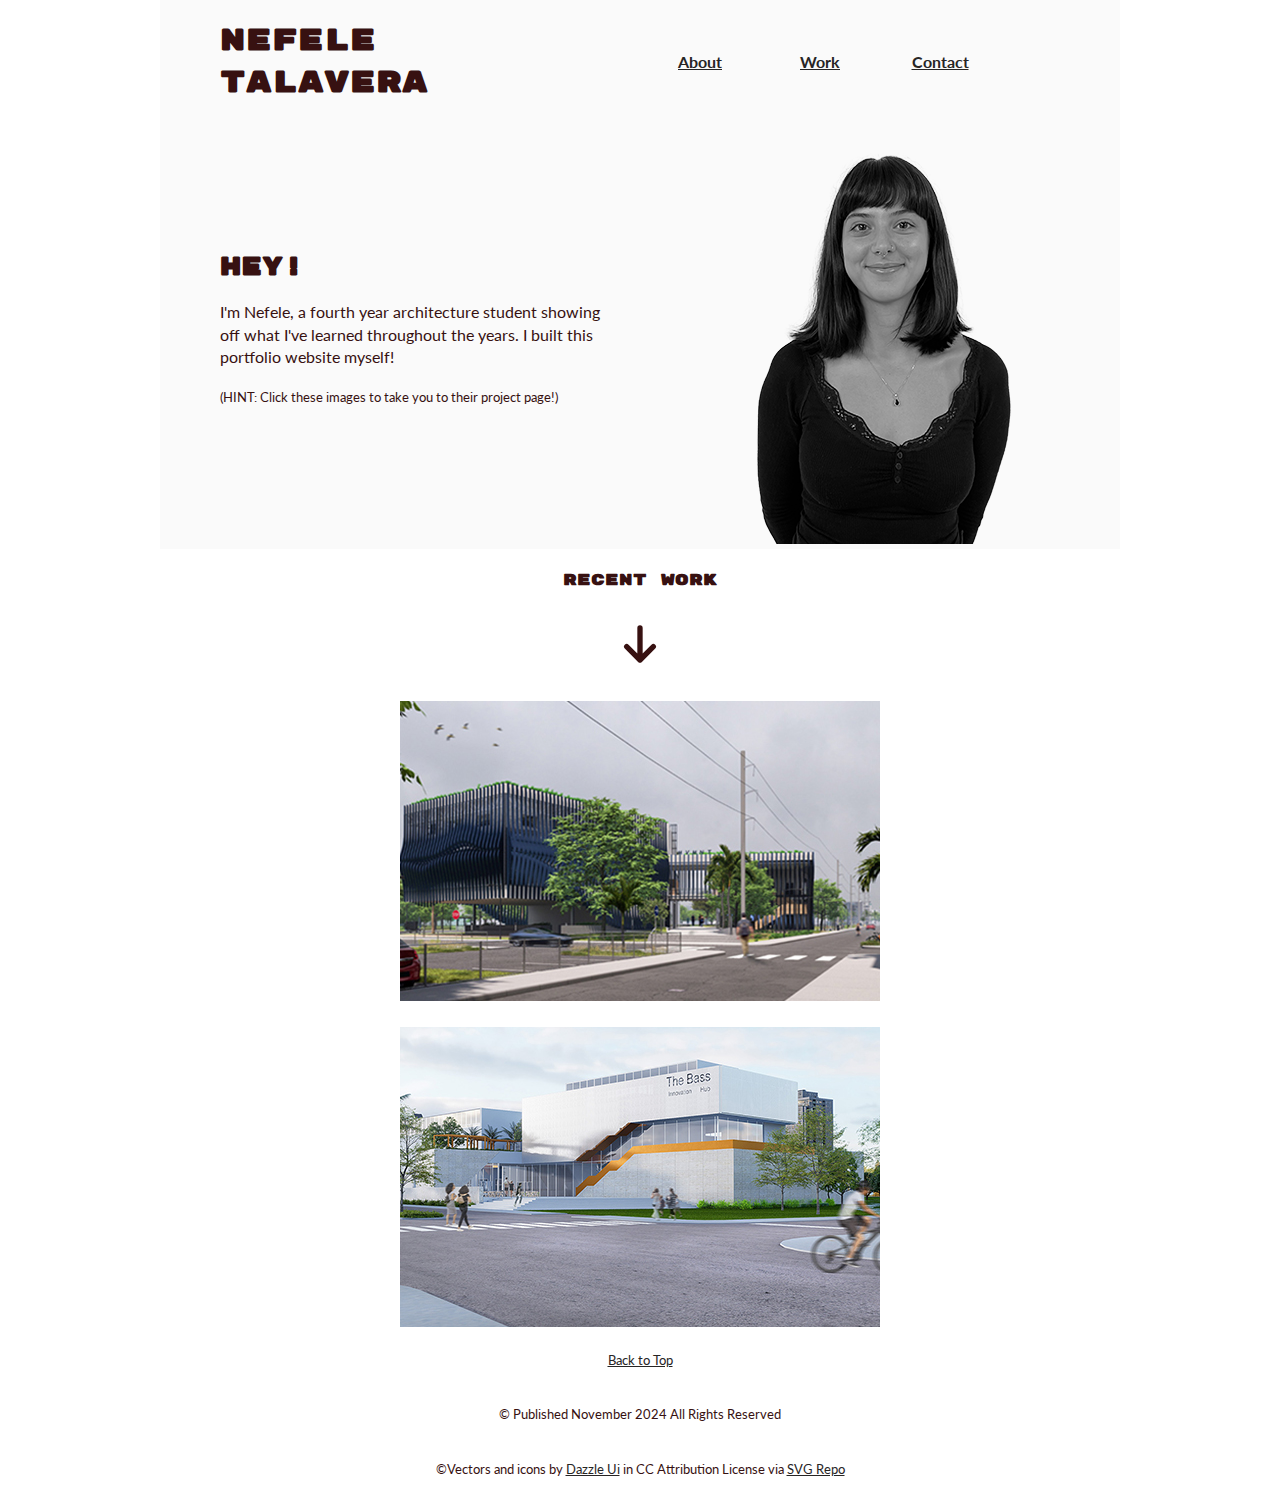
<file: index.html>
<!DOCTYPE html>
<html lang="en">
  <head>
    <meta charset="utf-8">
    <title>Nefele Talavera</title>
    <link href="css/style.css" rel="stylesheet">
  </head>

  <body id="box">
    <div class="navigation">
      <header>
        <h1>Nefele</h1>
        <h1>Talavera</h1>
      </header>

      <nav>
        <ul>
          <li><a href="about.html"><strong>About</strong></a></li>
          <li><a href="work.html"><strong>Work</strong></a></li>
          <li><a href="contact.html"><strong>Contact</strong></a></li>
        </ul>
      </nav>
    </div>

    <main>
      <section id="introduction">
        <div class="text">
          <h2>Hey!</h2>
          <p>I'm Nefele, a fourth year architecture student showing off what I've learned throughout the years. I built this portfolio website myself!</p>
          <p><small>(HINT: Click these images to take you to their project page!)</small></p>
        </div>
        <div class="image">
          <figure>
            <img src="images/nefele-headshot.png" alt="Nefele Headshot" title="Nefele Headshot">
          </figure>
        </div>
      </section>

      <section id="recent">
        <h3>Recent Work</h3>
        <figure>
          <a href="#recent">
            <img src="svg/arrow-sm-right-svgrepo-com.svg" alt="MVMNT Project - Exterior" title="MVMNT Project - Exterior">
          </a>
        </figure>
        <figure>
          <a href="mvmnt-project-new.html">
            <img src="images/mvmnt-exterior.jpg" alt="MVMNT Project - Exterior" title="MVMNT Project - Exterior">
          </a>
        </figure>
        <figure>
          <a href="addition-project.html">
            <img src="images/bass-exterior.jpg" alt="Bass Project - Exterior" title="Bass Project - Exterior">
          </a>
        </figure>
      </section>
      
    </main>

    <footer>
      <p><small><a href="#box">Back to Top</a></small></p>
      <p><small>&copy; Published <time datetime="2024-11">November 2024</time> All Rights Reserved</small></p>
      <p><small>&copy;Vectors and icons by <a href="https://dazzleui.gumroad.com/l/dazzleiconsfree?ref=svgrepo.com" target="_blank">Dazzle Ui</a> in CC Attribution License via <a href="https://www.svgrepo.com/" target="_blank">SVG Repo</a></small></p>
    </footer>

  </body>
</html>
</file>
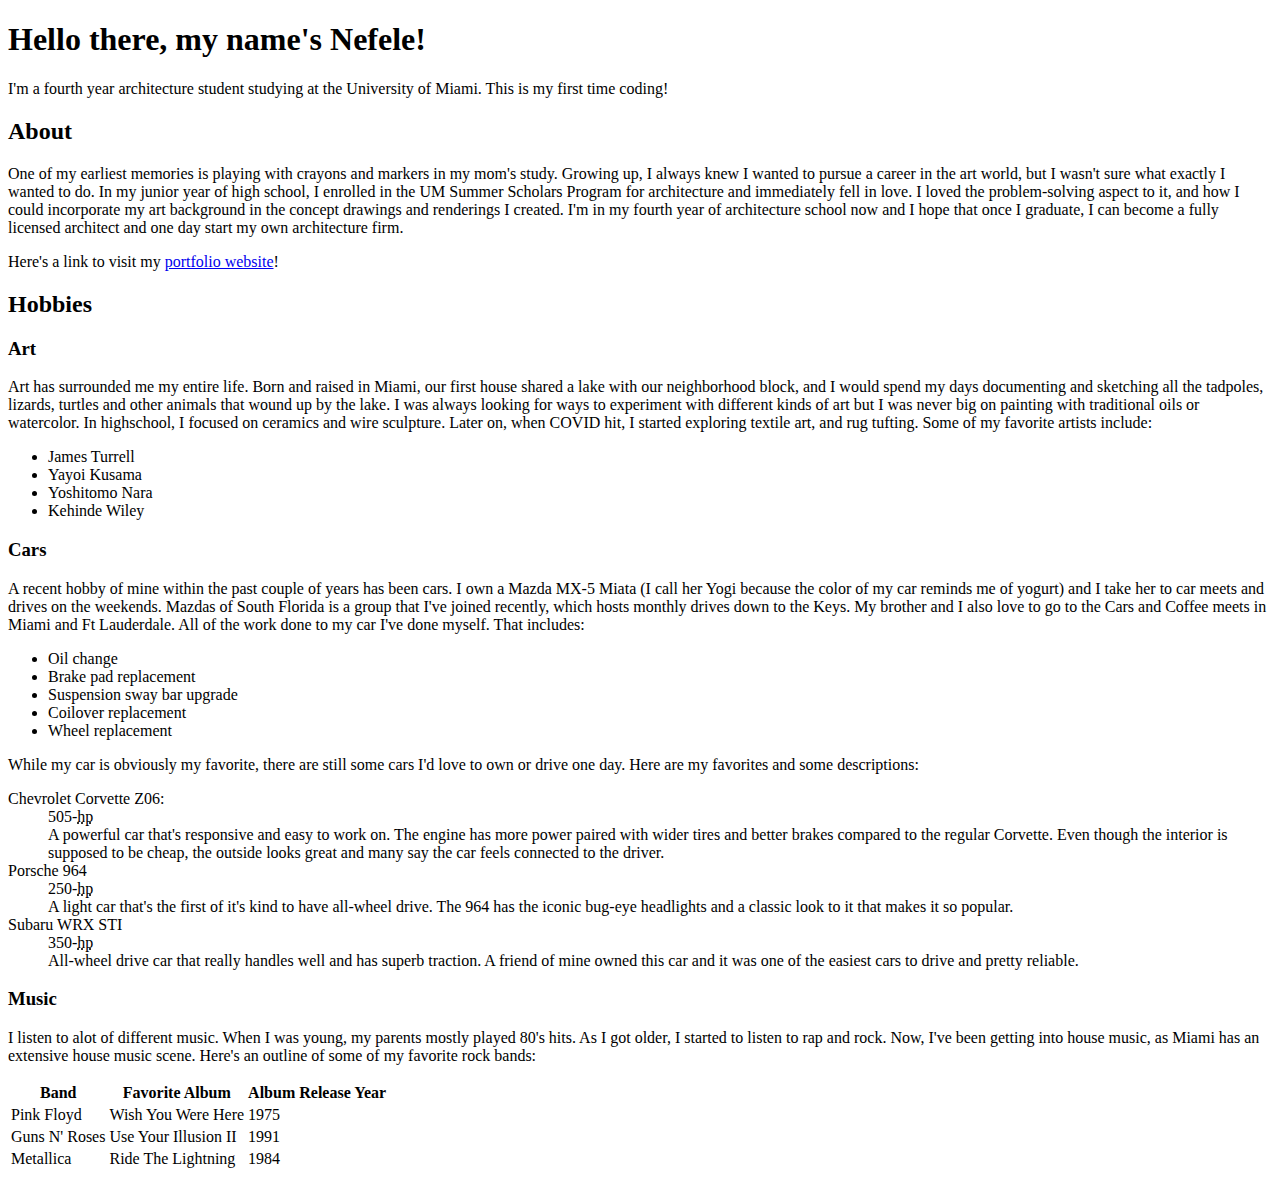
<file: HTML Project/index.html>
<!DOCTYPE html>
<html lang="en">
    <head>
        <meta charset="utf-8">
        <title>Nefele's Website</title>
    </head>
    
    <body>
        <h1>Hello there, my name's Nefele!</h1>

        <p>I'm a fourth year architecture student studying at the University of Miami. This is my first time coding!</p>

        <h2>About</h2>

        <p>One of my earliest memories is playing with crayons and markers in my mom's study. Growing up, I always knew I wanted to pursue a career in the art world, but I wasn't sure what exactly I wanted to do. In my junior year of high school, I enrolled in the UM Summer Scholars Program for architecture and immediately fell in love. I loved the problem-solving aspect to it, and how I could incorporate my art background in the concept drawings and renderings I created. I'm in my fourth year of architecture school now and I hope that once I graduate, I can become a fully licensed architect and one day start my own architecture firm.</p>

        <p>Here's a link to visit my <a href="https://nefele.net" target="_blank">portfolio website</a>!</p>

        <h2>Hobbies</h2>

        <h3>Art</h3>

        <p>Art has surrounded me my entire life. Born and raised in Miami, our first house shared a lake with our neighborhood block, and I would spend my days documenting and sketching all the tadpoles, lizards, turtles and other animals that wound up by the lake. I was always looking for ways to experiment with different kinds of art but I was never big on painting with traditional oils or watercolor. In highschool, I focused on ceramics and wire sculpture. Later on, when COVID hit, I started exploring textile art, and rug tufting. Some of my favorite artists include: </p>

        <ul>
            <li>James Turrell</li>
            <li>Yayoi Kusama</li>
            <li>Yoshitomo Nara</li>
            <li>Kehinde Wiley</li>
        </ul>

        <h3>Cars</h3>

        <p>A recent hobby of mine within the past couple of years has been cars. I own a Mazda MX-5 Miata (I call her Yogi because the color of my car reminds me of yogurt) and I take her to car meets and drives on the weekends. Mazdas of South Florida is a group that I've joined recently, which hosts monthly drives down to the Keys. My brother and I also love to go to the Cars and Coffee meets in Miami and Ft Lauderdale. All of the work done to my car I've done myself. That includes:</p>

        <ul>
            <li>Oil change</li>
            <li>Brake pad replacement</li>
            <li>Suspension sway bar upgrade</li>
            <li>Coilover replacement</li>
            <li>Wheel replacement</li>
        </ul>

        <p>While my car is obviously my favorite, there are still some cars I'd love to own or drive one day. Here are my favorites and some descriptions:</p>

        <dl>
            <dt>Chevrolet Corvette Z06:</dt>
            <dd>505-<abbr title="Horsepower">hp</abbr></dd>
            <dd>A powerful car that's responsive and easy to work on. The engine has more power paired with wider tires and better brakes compared to the regular Corvette. Even though the interior is supposed to be cheap, the outside looks great and many say the car feels connected to the driver.</dd>

            <dt>Porsche 964</dt>
            <dd>250-<abbr title="Horsepower">hp</abbr></dd>
            <dd>A light car that's the first of it's kind to have all-wheel drive. The 964 has the iconic bug-eye headlights and a classic look to it that makes it so popular.</dd>

            <dt>Subaru WRX STI</dt>
            <dd>350-<abbr title="Horsepower">hp</abbr></dd>
            <dd>All-wheel drive car that really handles well and has superb traction. A friend of mine owned this car and it was one of the easiest cars to drive and pretty reliable.</dd>
        </dl>

        <h3>Music</h3>

        <p>I listen to alot of different music. When I was young, my parents mostly played 80's hits. As I got older, I started to listen to rap and rock. Now, I've been getting into house music, as Miami has an extensive house music scene. Here's an outline of some of my favorite rock bands:</p>

        <table>
            <thead>
                <tr>
                    <th>Band</th>
                    <th>Favorite Album</th>
                    <th>Album Release Year</th>
                </tr>
            </thead>

            <tbody>
                <tr>
                    <td>Pink Floyd</td>
                    <td>Wish You Were Here</td>
                    <td>1975</td>
                </tr>

                <tr>
                    <td>Guns N' Roses</td>
                    <td>Use Your Illusion II</td>
                    <td>1991</td>
                </tr>

                <tr>
                    <td>Metallica</td>
                    <td>Ride The Lightning</td>
                    <td>1984</td>
                </tr>
            </tbody>
               
        </table>







    </body>
</html>
</file>
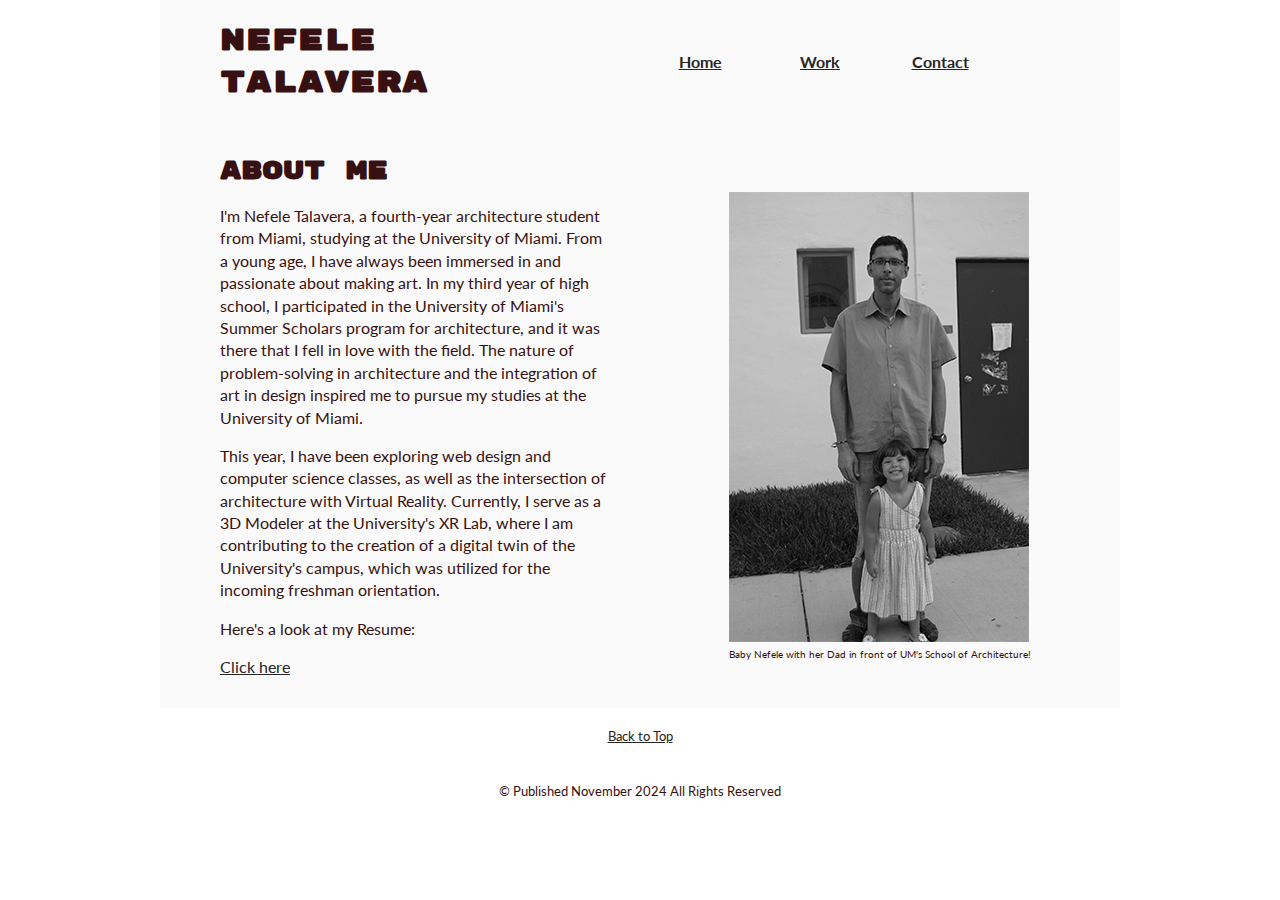
<file: about.html>
<!DOCTYPE html>
<html lang="en">
  <head>
    <meta charset="utf-8">
    <title>About</title>
    <link href="css/style.css" rel="stylesheet">
  </head>

  <body id="box">
    <div class="navigation">
      <header>
        <h1>Nefele</h1>
        <h1>Talavera</h1>
      </header>

      <nav>
        <ul>
          <li><a href="index.html"><strong>Home</strong></a></li>
          <li><a href="work.html"><strong>Work</strong></a></li>
          <li><a href="contact.html"><strong>Contact</strong></a></li>
        </ul>
      </nav>
    </div>

    <main>
      <section id="introduction">
        <div class="text">
          <h2>About Me</h2>
          <p>I'm Nefele Talavera, a fourth-year architecture student from Miami, studying at the University of Miami. From a young age, I have always been immersed in and passionate about making art. In my third year of high school, I participated in the University of Miami's Summer Scholars program for architecture, and it was there that I fell in love with the field. The nature of problem-solving in architecture and the integration of art in design inspired me to pursue my studies at the University of Miami.</p>
          <p>This year, I have been exploring web design and computer science classes, as well as the intersection of architecture with Virtual Reality. Currently, I serve as a 3D Modeler at the University's XR Lab, where I am contributing to the creation of a digital twin of the University's campus, which was utilized for the incoming freshman orientation.</p>

          <p>Here's a look at my Resume:</p>
          <a href="resume-pdf/portfolio-resume-page.pdf">Click here</a>
        </div>
        <div class="image">
          <figure>
            <img src="images/baby-photo.png" alt="Baby Nefele by UM SOA" title="Baby Nefele by UM SOA">
            <figcaption>Baby Nefele with her Dad in front of UM's School of Architecture!</figcaption>
          </figure>
        </div>
      </section>
    </main>

    <footer>
      <p><small><a href="#box">Back to Top</a></small></p>
      <p><small>&copy; Published <time datetime="2024-11">November 2024</time> All Rights Reserved</small></p>
    </footer>
    
  </body>
</html>
</file>
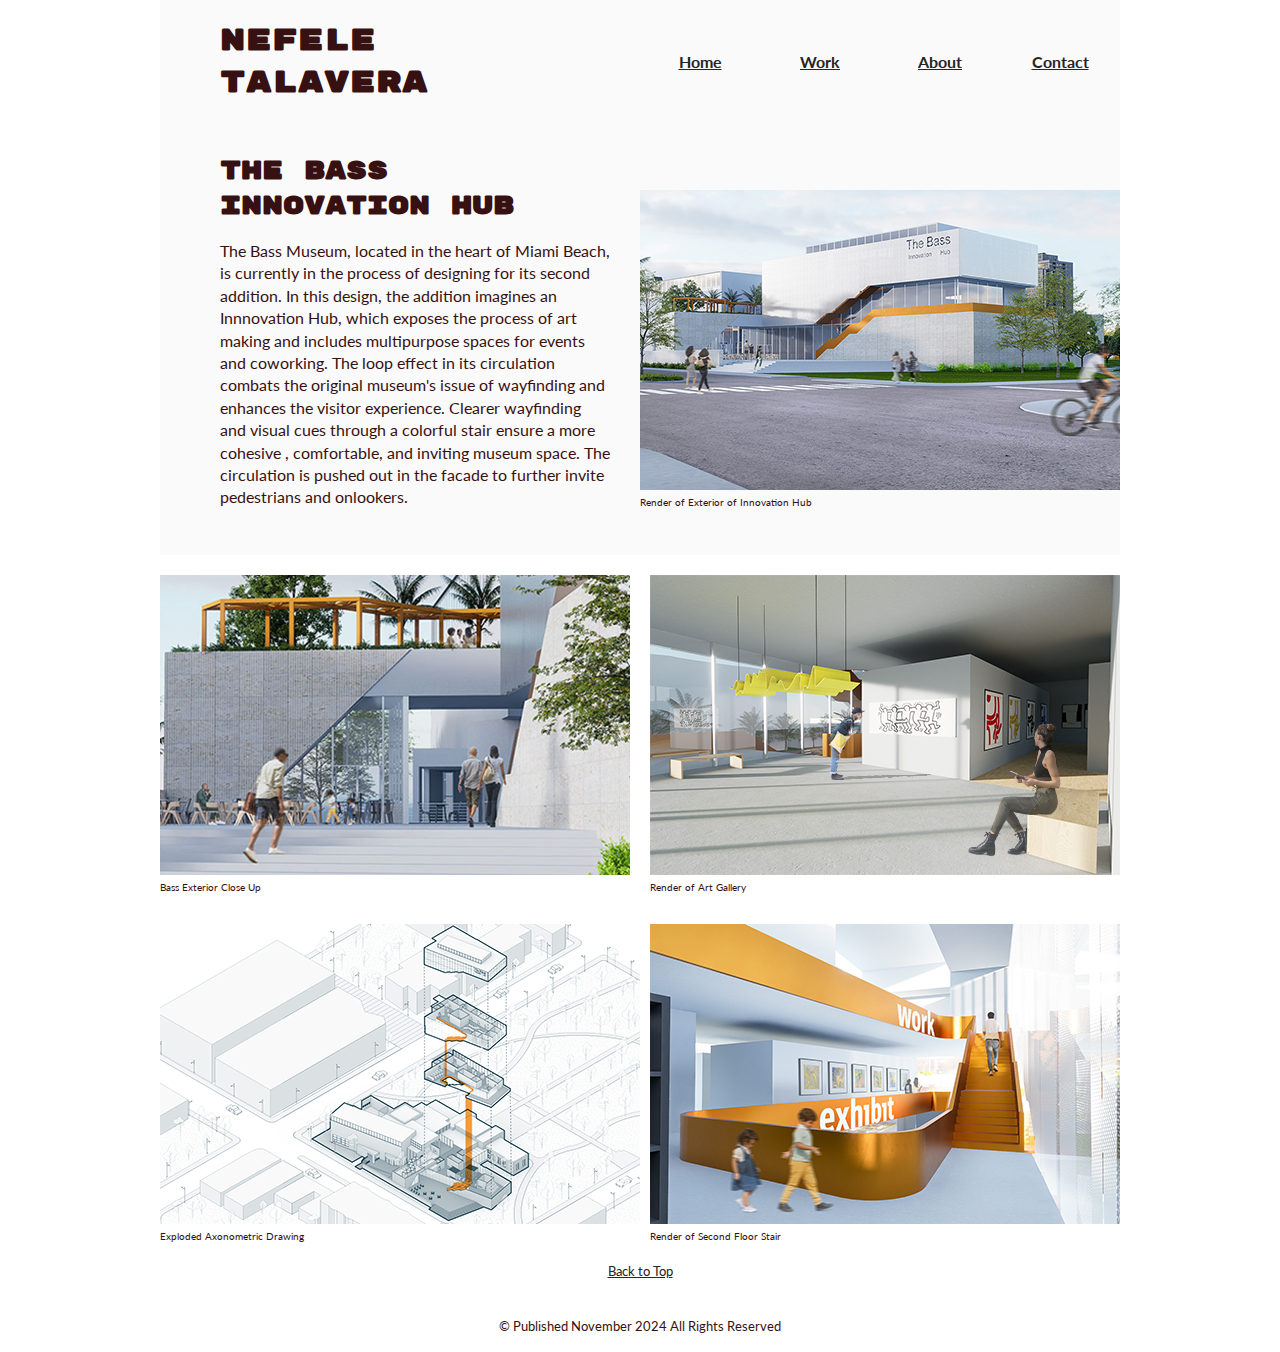
<file: addition-project.html>
<!DOCTYPE html>
<html lang="en">
  <head>
    <meta charset="utf-8">
    <title>Bass Museum Addition</title>
    <link href="css/style.css" rel="stylesheet">
  </head>

  <body id="box">
    <div class="navigation">
      <header>
        <h1>Nefele</h1>
        <h1>Talavera</h1>
      </header>

      <nav>
        <ul>
          <li><a href="index.html"><strong>Home</strong></a></li>
          <li><a href="work.html"><strong>Work</strong></a></li>
          <li><a href="about.html"><strong>About</strong></a></li>
          <li><a href="contact.html"><strong>Contact</strong></a></li>
        </ul>
      </nav>
    </div>

    
    <main>
      <section id="introduction">
        <div class="text">
          <h2>The Bass Innovation Hub</h2>
          <p>The Bass Museum, located in the heart of Miami Beach, is currently in the process of designing for its second addition. In this design, the addition imagines an Innnovation Hub, which exposes the process of art making and includes multipurpose spaces for events and coworking. The loop effect in its circulation combats the original museum's issue of wayfinding and enhances the visitor experience. Clearer wayfinding and visual cues through a colorful stair ensure a more cohesive , comfortable, and inviting museum space. The circulation is pushed out in the facade to further invite pedestrians and onlookers.</p>
        </div>
        <div class="image">
          <figure>
            <img src="images/bass-exterior.jpg" alt="Bass Project - Exterior" title="Bass Project - Exterior">
            <figcaption>Render of Exterior of Innovation Hub</figcaption>
          </figure>
        </div>
      </section>

      <section id="gallery">
        <figure>
          <img src="images/bass-exterior-close.jpg" alt="Bass Project - Exterior Close Up" title="Bass Project - Exterior Close Up">
          <figcaption> Bass Exterior Close Up</figcaption>
        </figure>
        <figure>
          <img src="images/bass-interior-art.jpg" alt="Bass Project - Art Gallery" title="Bass Project - Art Gallery">
          <figcaption>Render of Art Gallery</figcaption>
        </figure>
        <figure>
          <img src="images/bass-axonometric.png" alt="Bass Project - Exploded Axonometric Drawing" title="Bass Project - Exploded Axonometric Drawing">
          <figcaption>Exploded Axonometric Drawing</figcaption>
        </figure>
        <figure>
          <img src="images/bass-interior-stair.jpg" alt="Bass Project - Stair Render" title="Bass Project - Stair Render">
          <figcaption>Render of Second Floor Stair</figcaption>
        </figure>
      </section>
    </main>
    

    <footer>
      <p><small><a href="#box">Back to Top</a></small></p>
      <p><small>&copy; Published <time datetime="2024-11">November 2024</time> All Rights Reserved</small></p>
    </footer>
  </body>
</html>
</file>
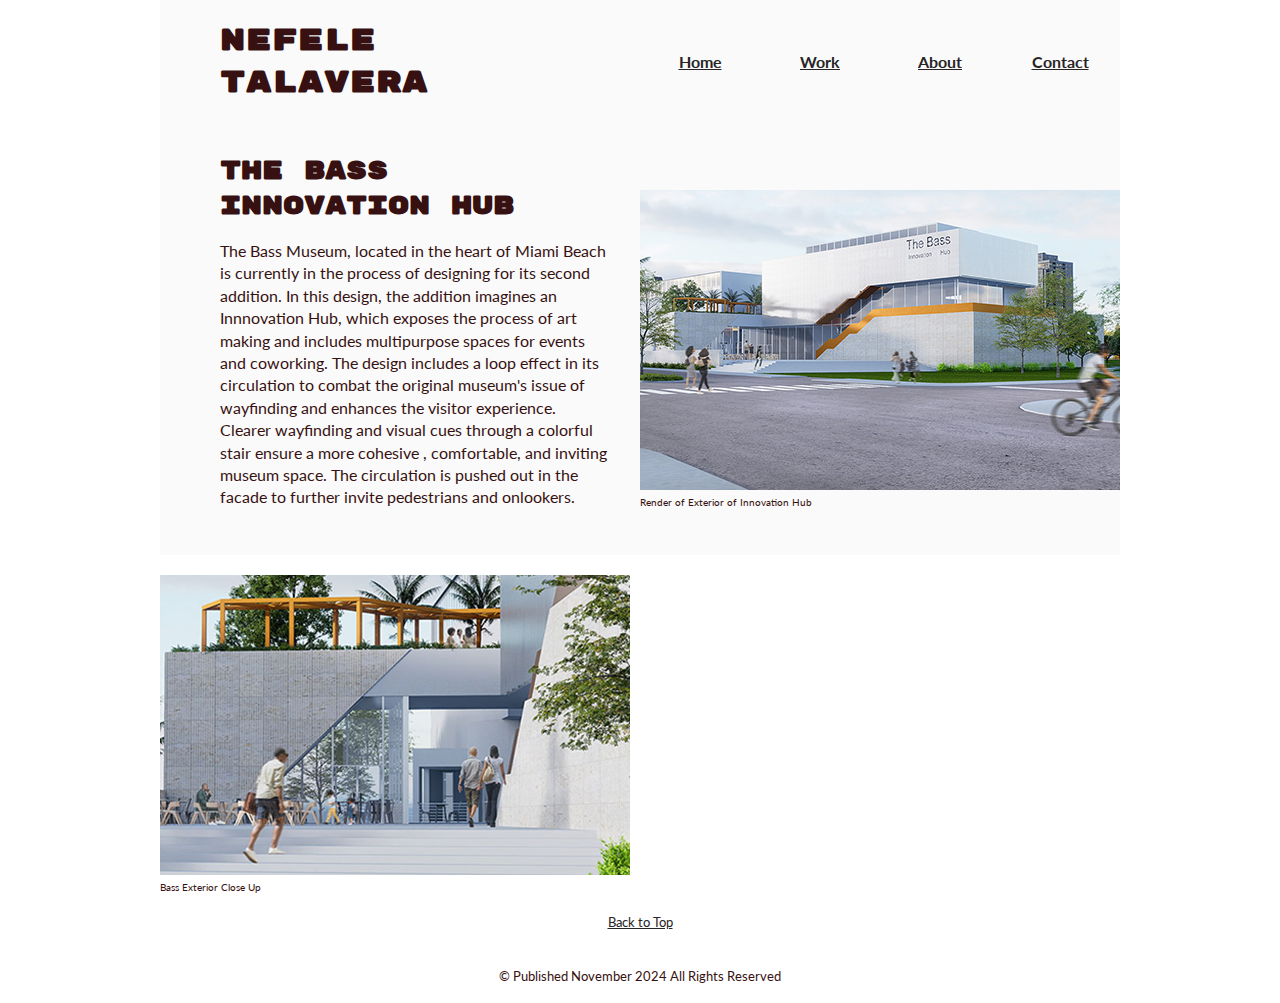
<file: bass-project.html>
<!DOCTYPE html>
<html lang="en">
  <head>
    <meta charset="utf-8">
    <title>Bass Museum Addition</title>
    <link href="css/style.css" rel="stylesheet">
  </head>

  <body id="box">
    <div class="navigation">
      <header>
        <h1>Nefele</h1>
        <h1>Talavera</h1>
      </header>

      <nav>
        <ul>
          <li><a href="index.html"><strong>Home</strong></a></li>
          <li><a href="work.html"><strong>Work</strong></a></li>
          <li><a href="about.html"><strong>About</strong></a></li>
          <li><a href="contact.html"><strong>Contact</strong></a></li>
        </ul>
      </nav>
    </div>

    
    <main>
      <section id="introduction">
        <div class="text">
          <h2>The Bass Innovation Hub</h2>
          <p>The Bass Museum, located in the heart of Miami Beach is currently in the process of designing for its second addition. In this design, the addition imagines an Innnovation Hub, which exposes the process of art making and includes multipurpose spaces for events and coworking. The design includes a  loop effect in its 
          circulation to  combat the original museum's issue of wayfinding and enhances the visitor experience. Clearer wayfinding and visual cues through a colorful stair ensure a more cohesive , comfortable, and inviting museum space. The circulation is pushed out in the facade to further invite pedestrians and onlookers.</p>
        </div>
        <div class="image">
          <figure class="bass-exterior">
             <img src="images/bass-exterior.jpg" alt="Bass Project - Exterior" title="Bass Project - Exterior">
             <figcaption>Render of Exterior of Innovation Hub</figcaption>
          </figure>
        </div>
      </section>

      <section id="gallery">
        <figure class="bass-exterior-close">
            <img src="images/bass-exterior-close.jpg" alt="Bass Project - Exterior Close Up" title="Bass Project - Exterior Close Up">
            <figcaption> Bass Exterior Close Up</figcaption>
         </figure>
      </section>
    </main>
    

    <footer>
      <p><small><a href="#box">Back to Top</a></small></p>
      <p><small>&copy; Published <time datetime="2024-11">November 2024</time> All Rights Reserved</small></p>
    </footer>
    
  </body>
</html>
</file>
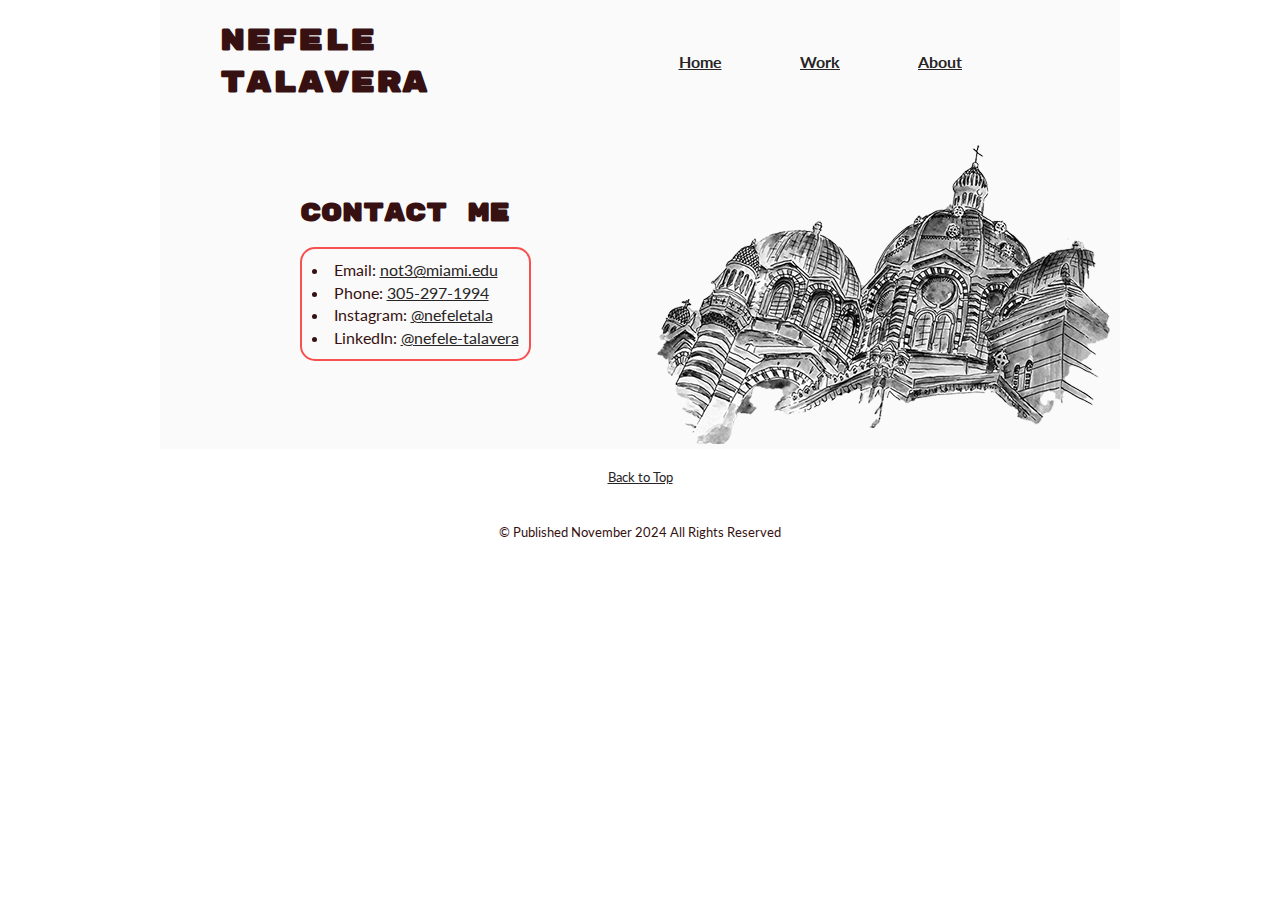
<file: contact.html>
<!DOCTYPE html>
<html lang="en">
  <head>
    <meta charset="utf-8">
    <title>Contact</title>
    <link href="css/style.css" rel="stylesheet">
  </head>

  <body id="box">
    <div class="navigation">
      <header>
        <h1>Nefele</h1>
        <h1>Talavera</h1>
      </header>

      <nav>
        <ul>
          <li><a href="index.html"><strong>Home</strong></a></li>
          <li><a href="work.html"><strong>Work</strong></a></li>
          <li><a href="about.html"><strong>About</strong></a></li>
        </ul>
      </nav>
    </div>

    
    <main>
      <section id="introduction">
        <div class="text">
          <h2>Contact Me</h2>
          <ul>
            <li>Email: <a href="mailto:not3@miami.edu">not3@miami.edu</a></li>
            <li>Phone: <a href="tel:3052971994">305-297-1994</a></li>
            <li>Instagram: <a href="https://www.instagram.com/nefeletala/">@nefeletala</a></li>
            <li>LinkedIn: <a href="https://www.linkedin.com/in/nefele-talavera/">@nefele-talavera</a></li>
          </ul>
        </div>
        <div class="image">
          <figure>
            <img src="images/church-sketch.png" alt="Church Sketch" title="Church Sketch">
          </figure>
        </div>
      </section>
    </main>
    

    <footer>
      <p><small><a href="#box">Back to Top</a></small></p>
      <p><small>&copy; Published <time datetime="2024-11">November 2024</time> All Rights Reserved</small></p>
    </footer>
    
  </body>
</html>
</file>
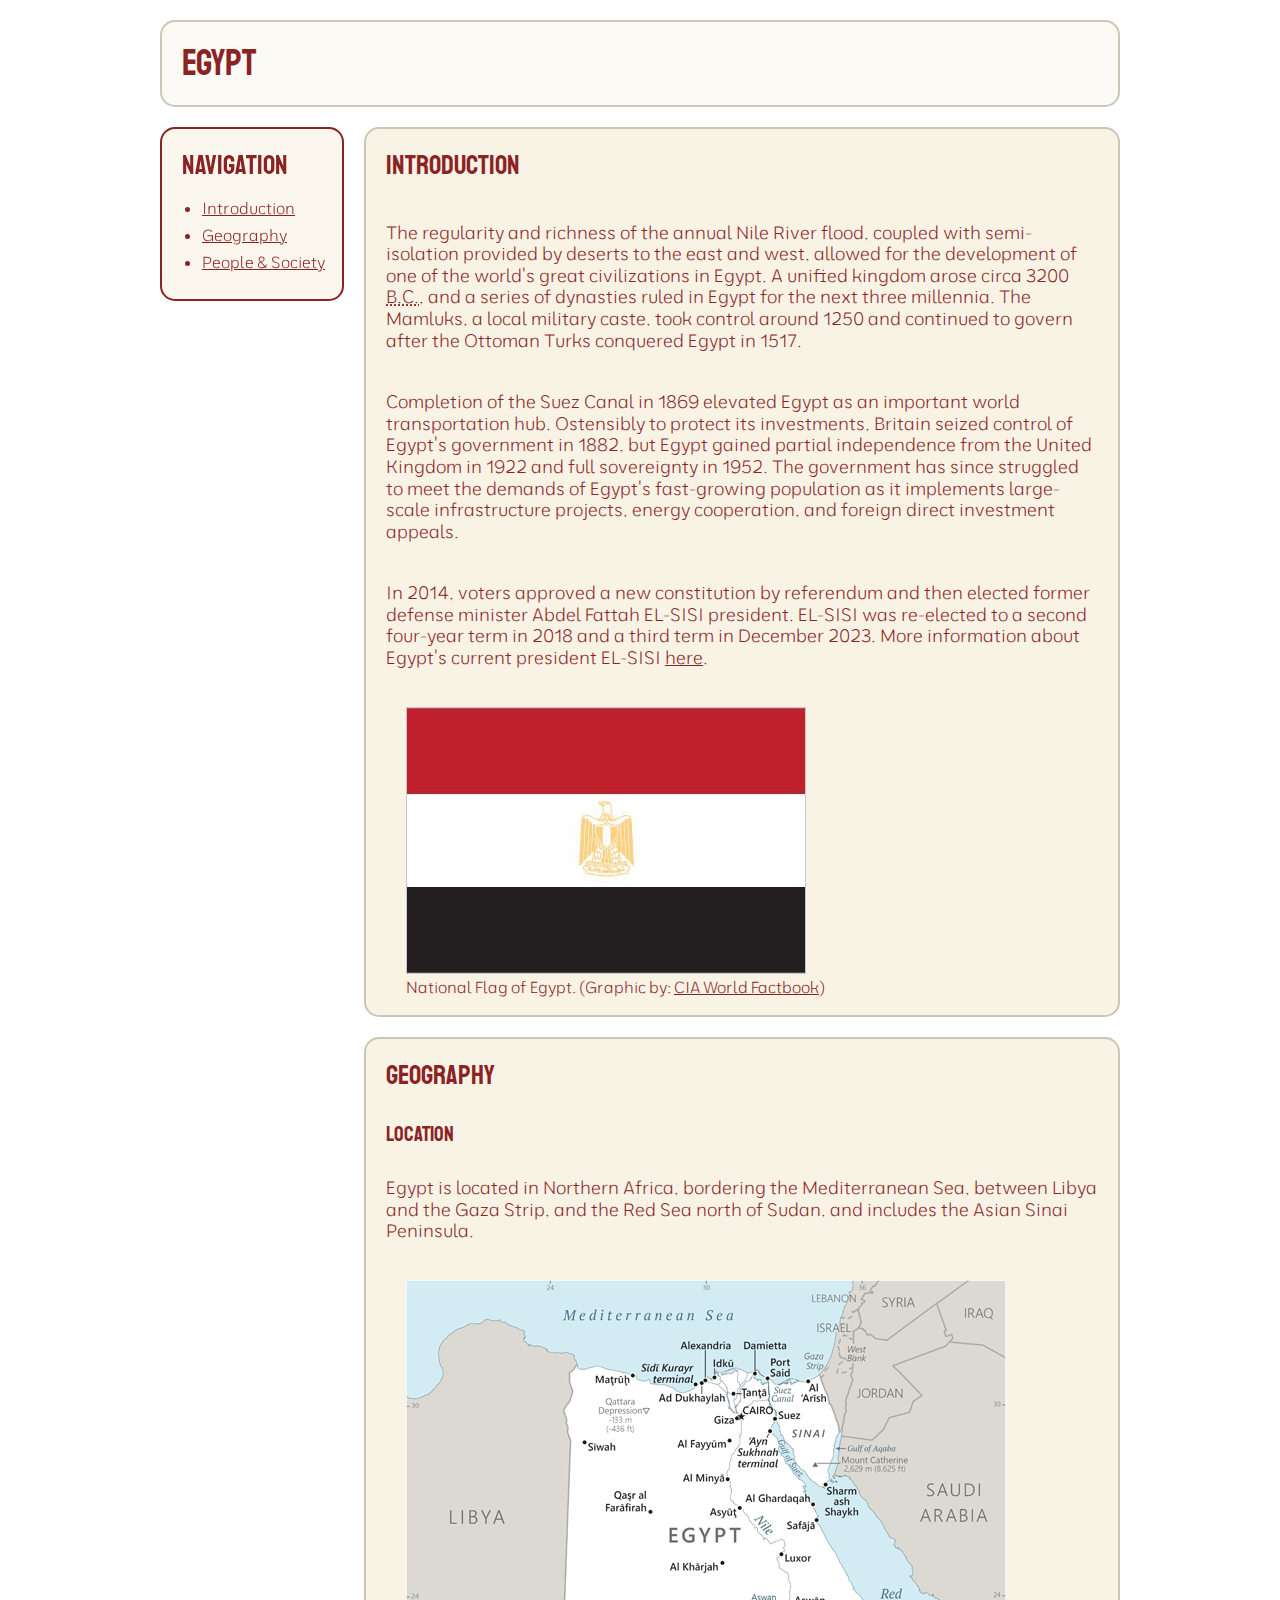
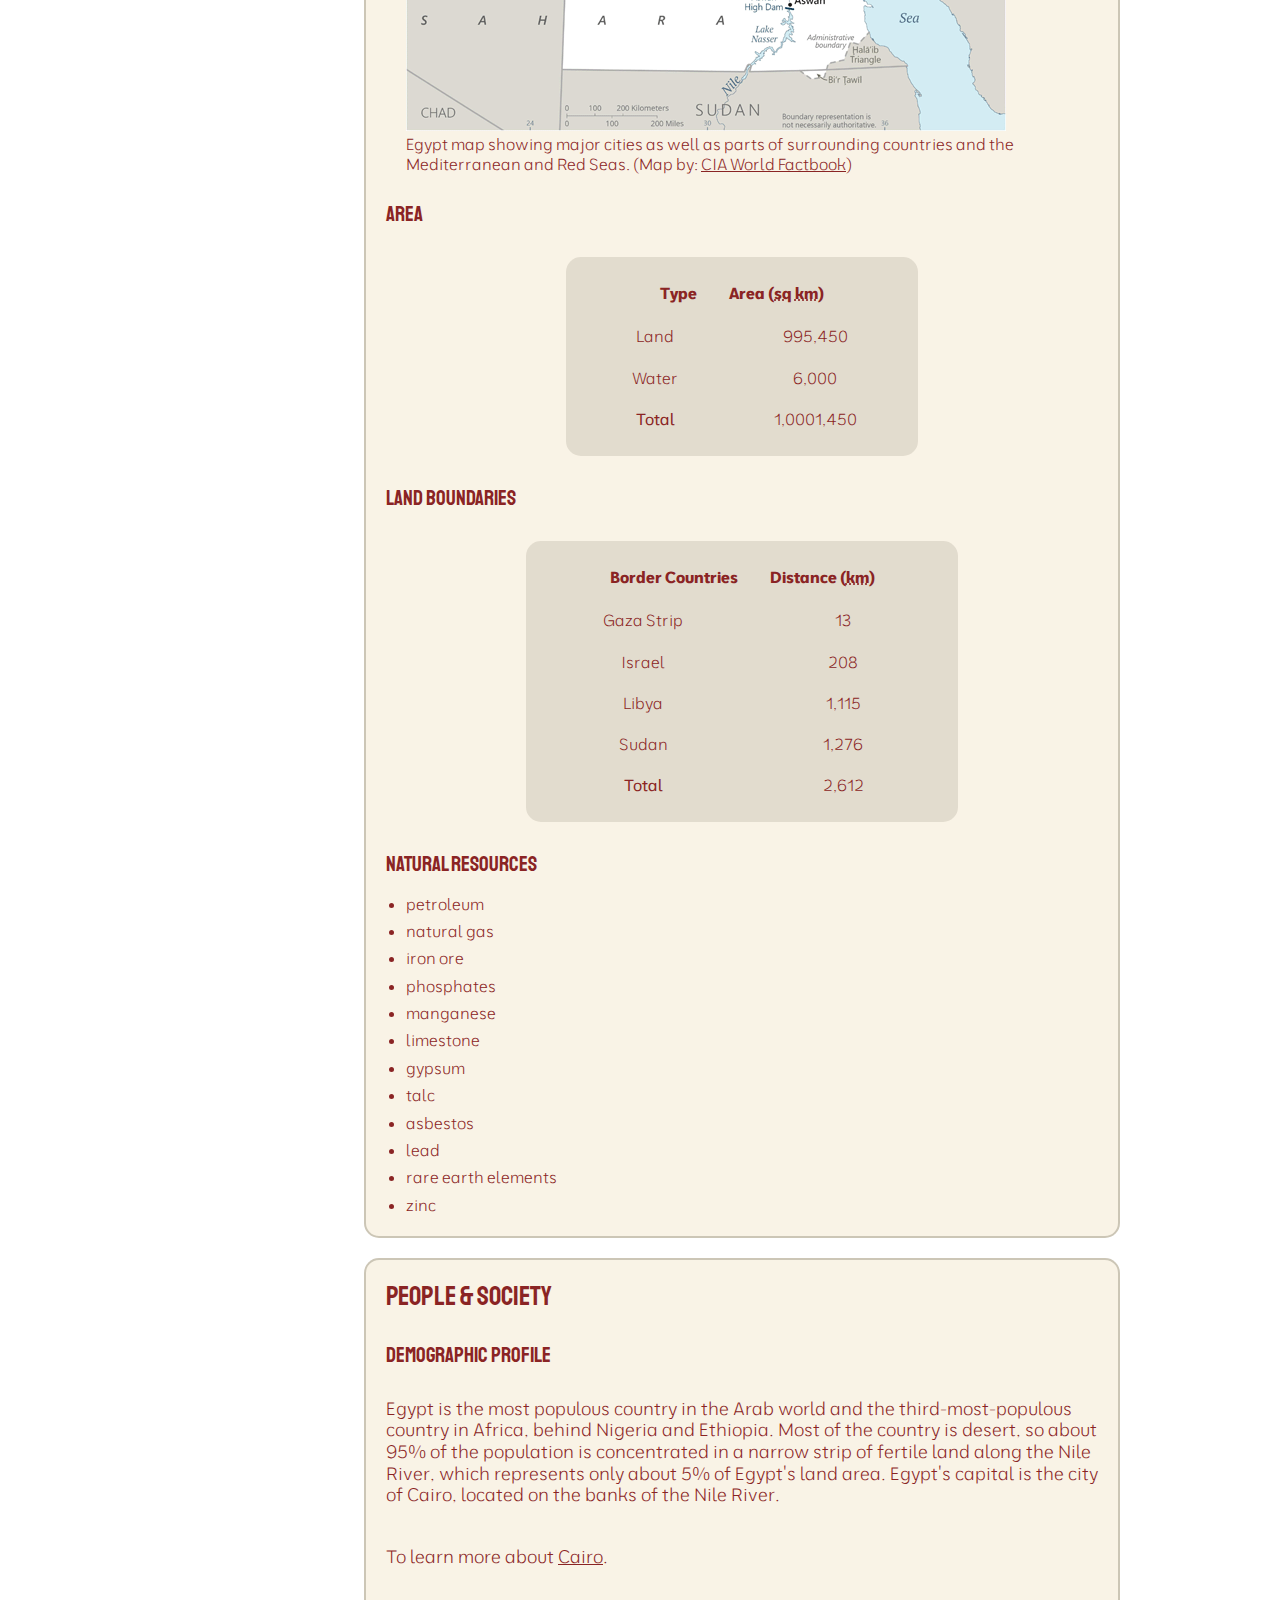
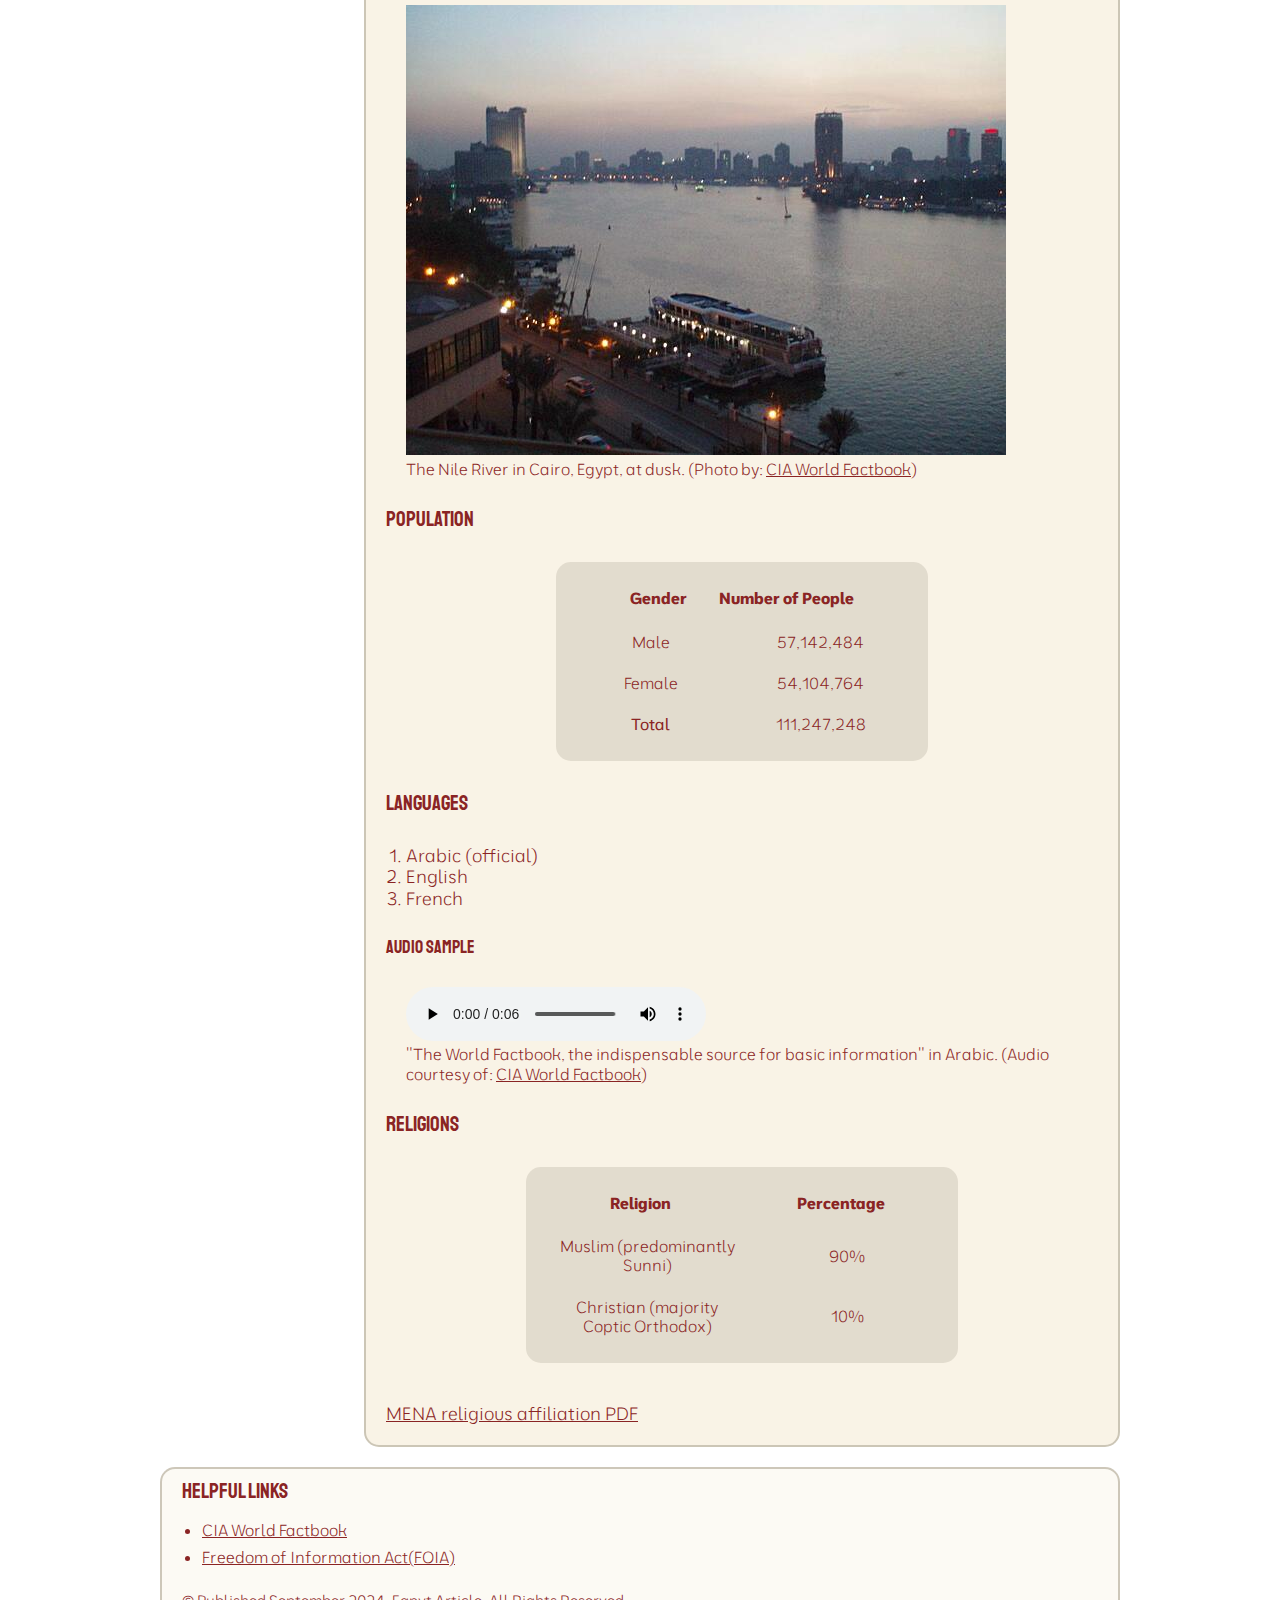
<file: egypt.html>
<!DOCTYPE html>
<html lang="en">
  <head>
        <meta charset="utf-8">
        <title>Egypt</title>
        <link href="css/egypt.css" rel="stylesheet">
  </head>
    
    <body id="box">
        <header>
            <h1>Egypt</h1>
        </header>

        <nav>
            <h2>Navigation</h2>
            <ul>
                <li><a href="#introduction">Introduction</a></li>
                <li><a href="#geography">Geography</a></li>
                <li><a href="#people-and-society">People &amp; Society</a></li>
            </ul>
        </nav>

        <main>
            <section id="introduction">
                <h2>Introduction</h2>

                <p>The regularity and richness of the annual Nile River flood, coupled with semi-isolation provided by deserts to the east and west, allowed for the development of one of the world's great civilizations in Egypt. A unified kingdom arose circa 3200 <abbr title="Before Christ">B.C.</abbr>, and a series of dynasties ruled in Egypt for the next three millennia. The Mamluks, a local military caste, took control around <time datetime="1250">1250</time> and continued to govern after the Ottoman Turks conquered Egypt in <time datetime="1517">1517</time>.</p>

                <p>Completion of the Suez Canal in <time datetime="1869">1869</time> elevated Egypt as an important world transportation hub. Ostensibly to protect its investments, Britain seized control of Egypt's government in <time datetime="1882">1882</time>, but Egypt gained partial independence from the United Kingdom in <time datetime="1922">1922</time> and full sovereignty in <time datetime="1952">1952</time>. The government has since struggled to meet the demands of Egypt's fast-growing population as it implements large-scale infrastructure projects, energy cooperation, and foreign direct investment appeals.</p>

                <p>In <time datetime="2014">2014</time>, voters approved a new constitution by referendum and then elected former defense minister Abdel Fattah EL-SISI president. EL-SISI was re-elected to a second four-year term in <time datetime="2018">2018</time> and a third term in <time datetime="2023-12">December 2023</time>. More information about Egypt's current president EL-SISI <a href="https://en.wikipedia.org/wiki/Abdel_Fattah_el-Sisi"> here</a>.</p>
               
                <figure>
                    <img src="images/egypt-flag.png" alt="Flag of Egypt" title="Flag of Egypt">
                    <figcaption>National Flag of Egypt. (Graphic by: <a href="https://www.cia.gov/the-world-factbook/countries/egypt/">CIA World Factbook</a>)</figcaption>
                </figure>
            </section>
            
            <section id="geography">
                <h2>Geography</h2>

                <article>
                    <h3>Location</h3>

                    <p>Egypt is located in Northern Africa, bordering the Mediterranean Sea, between Libya and the Gaza Strip, and the Red Sea north of Sudan, and includes the Asian Sinai Peninsula.</p>

                    <figure>
                        <img src="images/egypt-map.png" alt="Map of Egypt" title="Map of Egypt">
                        <figcaption>Egypt map showing major cities as well as parts of surrounding countries and the Mediterranean and Red Seas. (Map by: <a href="https://www.cia.gov/the-world-factbook/countries/egypt/">CIA World Factbook</a>)</figcaption>
                    </figure>
                </article>

                <article>
                    <h3>Area</h3>

                    <table id="area">
                        <thead>
                            <tr>
                                <th>Type</th>
                                <th>Area (<abbr title="Square Kilometers">sq km</abbr>)</th>
                            </tr>
                        </thead>
                        <tbody>
                            <tr>
                                <td>Land</td>
                                <td>995,450 </td>
                            </tr>
                            <tr>
                                <td>Water</td>
                                <td>6,000 </td>
                            </tr>
                            <tr>
                                <td><strong>Total</strong></td>
                                <td>1,0001,450 </td>
                            </tr>
                        </tbody>
                    </table>
                </article>

                <article>
                    <h3>Land Boundaries</h3>

                    <table id="land-boundaries">
                        <thead>
                            <tr>
                                <th>Border Countries</th>
                                <th>Distance (<abbr title="Kilometers">km</abbr>)</th>
                            </tr>
                        </thead>
                        <tbody>
                            <tr>
                                <td>Gaza Strip</td>
                                <td>13</td>
                            </tr>
                            <tr>
                                <td>Israel</td>
                                <td>208</td>
                            </tr>
                            <tr>
                                <td>Libya</td>
                                <td>1,115</td>
                            </tr>
                            <tr>
                                <td>Sudan</td>
                                <td>1,276</td>
                            </tr>
                            <tr>
                                <td><strong>Total</strong></td>
                                <td>2,612</td>
                            </tr>
                        </tbody>
                    </table>
                </article>

                <article>
                    <h3>Natural Resources</h3>

                    <ul>
                        <li>petroleum</li>
                        <li>natural gas</li>
                        <li>iron ore</li>
                        <li>phosphates</li>
                        <li>manganese</li>
                        <li>limestone</li>
                        <li>gypsum</li>
                        <li>talc</li>
                        <li>asbestos</li>
                        <li>lead</li>
                        <li>rare earth elements</li>
                        <li>zinc</li>
                    </ul>
                </article>
            </section>

            <section id="people-and-society">
                <h2>People &amp; Society</h2>

                <article>
                    <h3>Demographic profile</h3>

                    <p>Egypt is the most populous country in the Arab world and the third-most-populous country in Africa, behind Nigeria and Ethiopia. Most of the country is desert, so about 95% of the population is concentrated in a narrow strip of fertile land along the Nile River, which represents only about 5% of Egypt's land area. Egypt's capital is the city of Cairo, located on the banks of the Nile River.</p>

                    <p>To learn more about <a href="https://en.wikipedia.org/wiki/Cairo"> Cairo</a>.</p>

                    <figure>
                        <img src="images/nile-river.jpg" alt="The Nile River in Cairo" title="The Nile River in Cairo">
                        <figcaption>The Nile River in Cairo, Egypt, at dusk. (Photo by: <a href="https://www.cia.gov/the-world-factbook/countries/egypt/">CIA World Factbook</a>)</figcaption>
                    </figure>
                </article>

                <article>
                    <h3>Population</h3>

                    <table id="population">
                        <thead>
                            <tr>
                                <th>Gender</th>
                                <th>Number of People</th>
                            </tr>
                        </thead>
                        <tbody>
                            <tr>
                                <td>Male</td>
                                <td>57,142,484</td>
                            </tr>
                            <tr>
                                <td>Female</td>
                                <td>54,104,764</td>
                            </tr>
                            <tr>
                                <td><strong>Total</strong></td>
                                <td>111,247,248</td>
                            </tr>
                        </tbody>
                    </table>
                </article>

                <article>
                    <h3>Languages</h3>

                    <ol>
                        <li>Arabic (official)</li>
                        <li>English</li>
                        <li>French</li>
                    </ol>

                    <h4>Audio Sample</h4>
                    <figure>
                        <audio controls="controls">
                            <source src="audio/arabic-sample.mp3">
                        </audio>
                        <figcaption>"The World Factbook, the indispensable source for basic information" in Arabic. (Audio courtesy of: <a href="https://www.cia.gov/the-world-factbook/countries/egypt/">CIA World Factbook</a>)</figcaption>
                    </figure>
                </article>
               
                <article>
                    <h3>Religions</h3>

                    <table id="religion">
                        <thead>
                            <tr>
                                <th>Religion</th>
                                <th>Percentage</th>
                            </tr>
                        </thead>
                        <tbody>
                            <tr>
                                <td>Muslim (predominantly Sunni)</td>
                                <td>90%</td>
                            </tr>
                            <tr>
                                <td>Christian (majority Coptic Orthodox)</td>
                                <td>10%</td>
                            </tr>
                        </tbody>
                    </table>

                    <p><a href="https://www.cia.gov/the-world-factbook/static/7d32d01febbf043f3142d920da02366e/Middle_East_Religion_graphic_FINAL_WFB_2015.pdf">MENA religious affiliation PDF</a></p>
                </article>
            </section>        
        </main>

        <footer>
            <h3>Helpful Links</h3>
      
            <ul>
              <li><a href="https://www.cia.gov/the-world-factbook/countries/egypt/">CIA World Factbook</a></li>
              <li><a href="https://www.cia.gov/readingroom/">Freedom of Information Act(FOIA)</a></li>
            </ul>
      
            <p><small>&copy; Published <time datetime="2024-09">September 2024</time>. Egpyt Article. All Rights Reserved</small></p>
          </footer>
    </body>
</html>
</file>
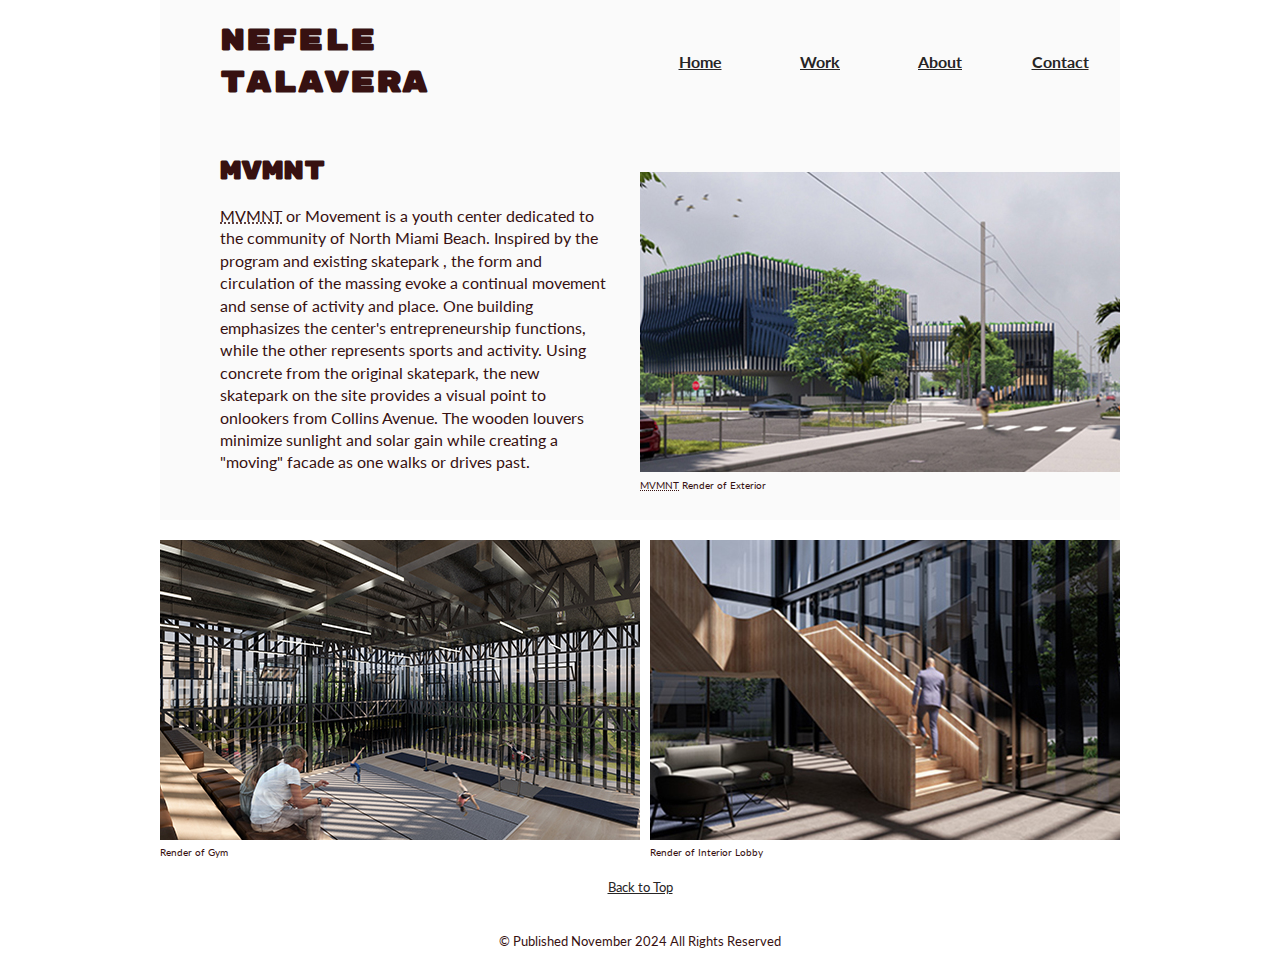
<file: mvmnt-project-new.html>
<!DOCTYPE html>
<html lang="en">
  <head>
    <meta charset="utf-8">
    <title>MVMNT</title>
    <link href="css/style.css" rel="stylesheet">
  </head>

  <body id="box">
    <div class="navigation">
      <header>
        <h1>Nefele</h1>
        <h1>Talavera</h1>
      </header>

      <nav>
        <ul>
          <li><a href="index.html"><strong>Home</strong></a></li>
          <li><a href="work.html"><strong>Work</strong></a></li>
          <li><a href="about.html"><strong>About</strong></a></li>
          <li><a href="contact.html"><strong>Contact</strong></a></li>
        </ul>
      </nav>
    </div>

    
    <main>
      <section id="introduction">
        <div class="text">
          <h2>MVMNT</h2>
          <p><abbr title="Movement">MVMNT</abbr> or Movement is a youth center dedicated to the community of North Miami Beach. Inspired by the program and existing skatepark , the form and circulation of the massing evoke a continual movement and sense of activity and place. One building emphasizes the center's entrepreneurship functions, while the other represents sports and activity. Using concrete from the original skatepark, the new skatepark on the site provides a visual point to onlookers from Collins Avenue. The wooden louvers minimize sunlight and solar gain while creating a "moving" facade as one walks or drives past.</p>
        </div>
        <div class="image">
          <figure class="mvmnt-interior">
            <img src="images/mvmnt-exterior.jpg" alt="MVMNT Project - Interior" title="MVMNT Project - Interior">
            <figcaption><abbr title="Movement">MVMNT</abbr> Render of Exterior</figcaption>
          </figure>
        </div>
      </section>

      <section id="gallery">
        <figure class="mvmnt-gym">
          <img src="images/mvmnt-gym.jpg" alt="MVMNT Project - Gym Render" title="MVMNT Project - Gym Render">
          <figcaption>Render of Gym</figcaption>
        </figure>
        <figure>
          <img src="images/mvmnt-interior.jpg" alt="MVMNT Project - Exterior" title="MVMNT Project - Exterior">
          <figcaption>Render of Interior Lobby</figcaption>
        </figure>
      </section>
    </main>
    

    <footer>
      <p><small><a href="#box">Back to Top</a></small></p>
      <p><small>&copy; Published <time datetime="2024-11">November 2024</time> All Rights Reserved</small></p>
    </footer>
    
  </body>
</html>
</file>
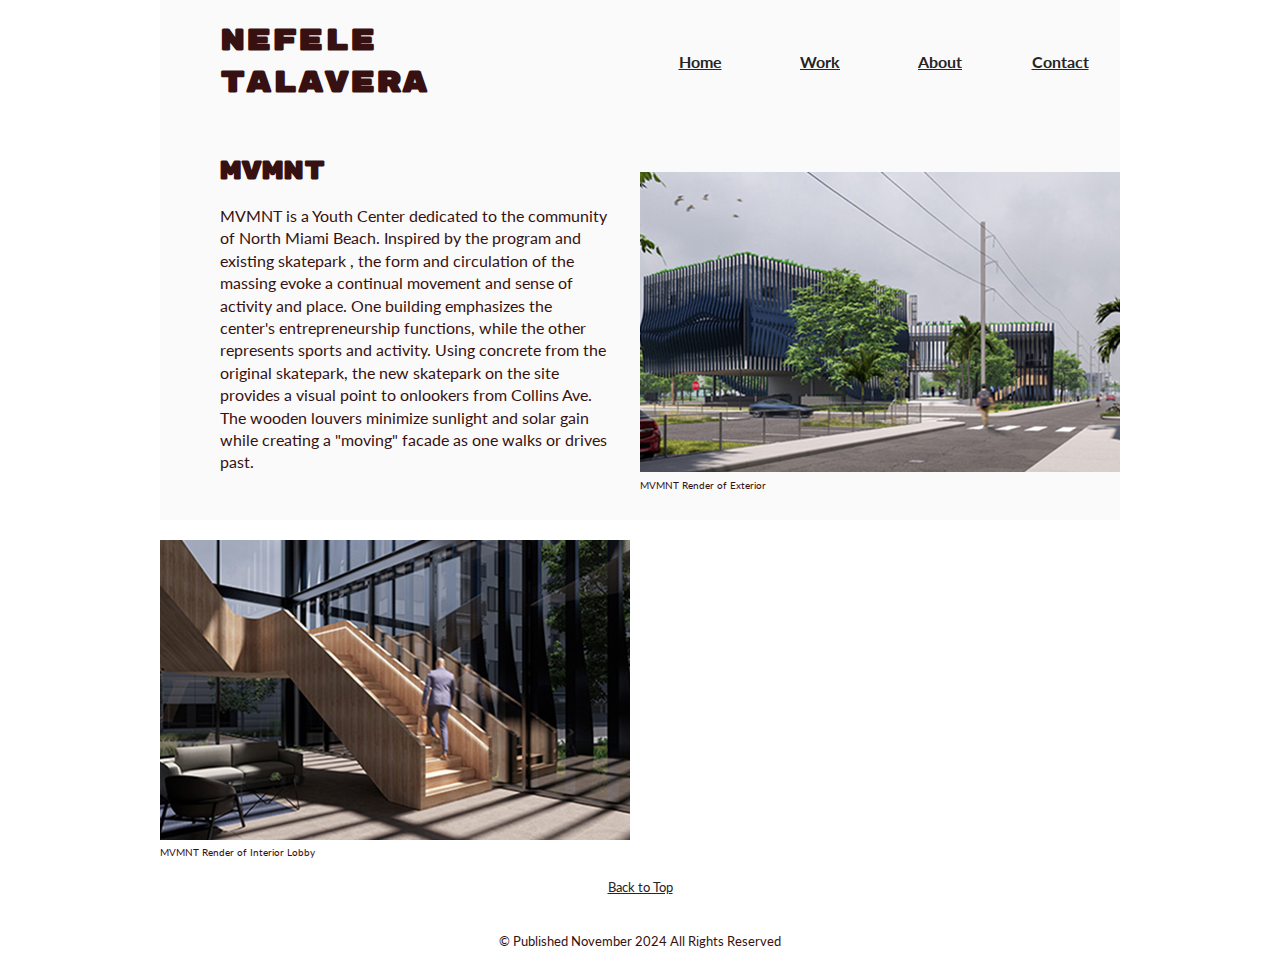
<file: mvmnt-project.html>
<!DOCTYPE html>
<html lang="en">
  <head>
    <meta charset="utf-8">
    <title>MVMNT</title>
    <link href="css/style.css" rel="stylesheet">
  </head>

  <body id="box">
    <div class="navigation">
      <header>
        <h1>Nefele</h1>
        <h1>Talavera</h1>
      </header>

      <nav>
        <ul>
          <li><a href="index.html"><strong>Home</strong></a></li>
          <li><a href="work.html"><strong>Work</strong></a></li>
          <li><a href="about.html"><strong>About</strong></a></li>
          <li><a href="contact.html"><strong>Contact</strong></a></li>
        </ul>
      </nav>
    </div>

    
    <main>
      <section id="introduction">
        <div class="text">
          <h2>MVMNT</h2>
          <p>MVMNT is a Youth Center dedicated to the community of North Miami Beach. Inspired by the program and existing skatepark , the form and circulation of the massing evoke a continual movement and sense of activity and place. One building emphasizes the center's entrepreneurship functions, while the other represents sports and activity. Using concrete from the original skatepark, the new skatepark on the site provides a visual point to onlookers from Collins Ave. The wooden louvers minimize sunlight and solar gain while creating a "moving" facade as one walks or drives past.</p>
        </div>
        <div class="image">
          <figure class="mvmnt-exterior">
             <img src="images/mvmnt-exterior.jpg" alt="MVMNT Project - Exterior" title="MVMNT Project - Exterior">
             <figcaption> MVMNT Render of Exterior</figcaption>
          </figure>
        </div>
      </section>

      <section id="gallery">
        <figure class="mvmnt-interior">
            <img src="images/mvmnt-interior.jpg" alt="MVMNT Project - Interior" title="MVMNT Project - Interior">
            <figcaption> MVMNT Render of Interior Lobby</figcaption>
         </figure>
      </section>
    </main>
    

    <footer>
      <p><small><a href="#box">Back to Top</a></small></p>
      <p><small>&copy; Published <time datetime="2024-11">November 2024</time> All Rights Reserved</small></p>
    </footer>
    
  </body>
</html>
</file>
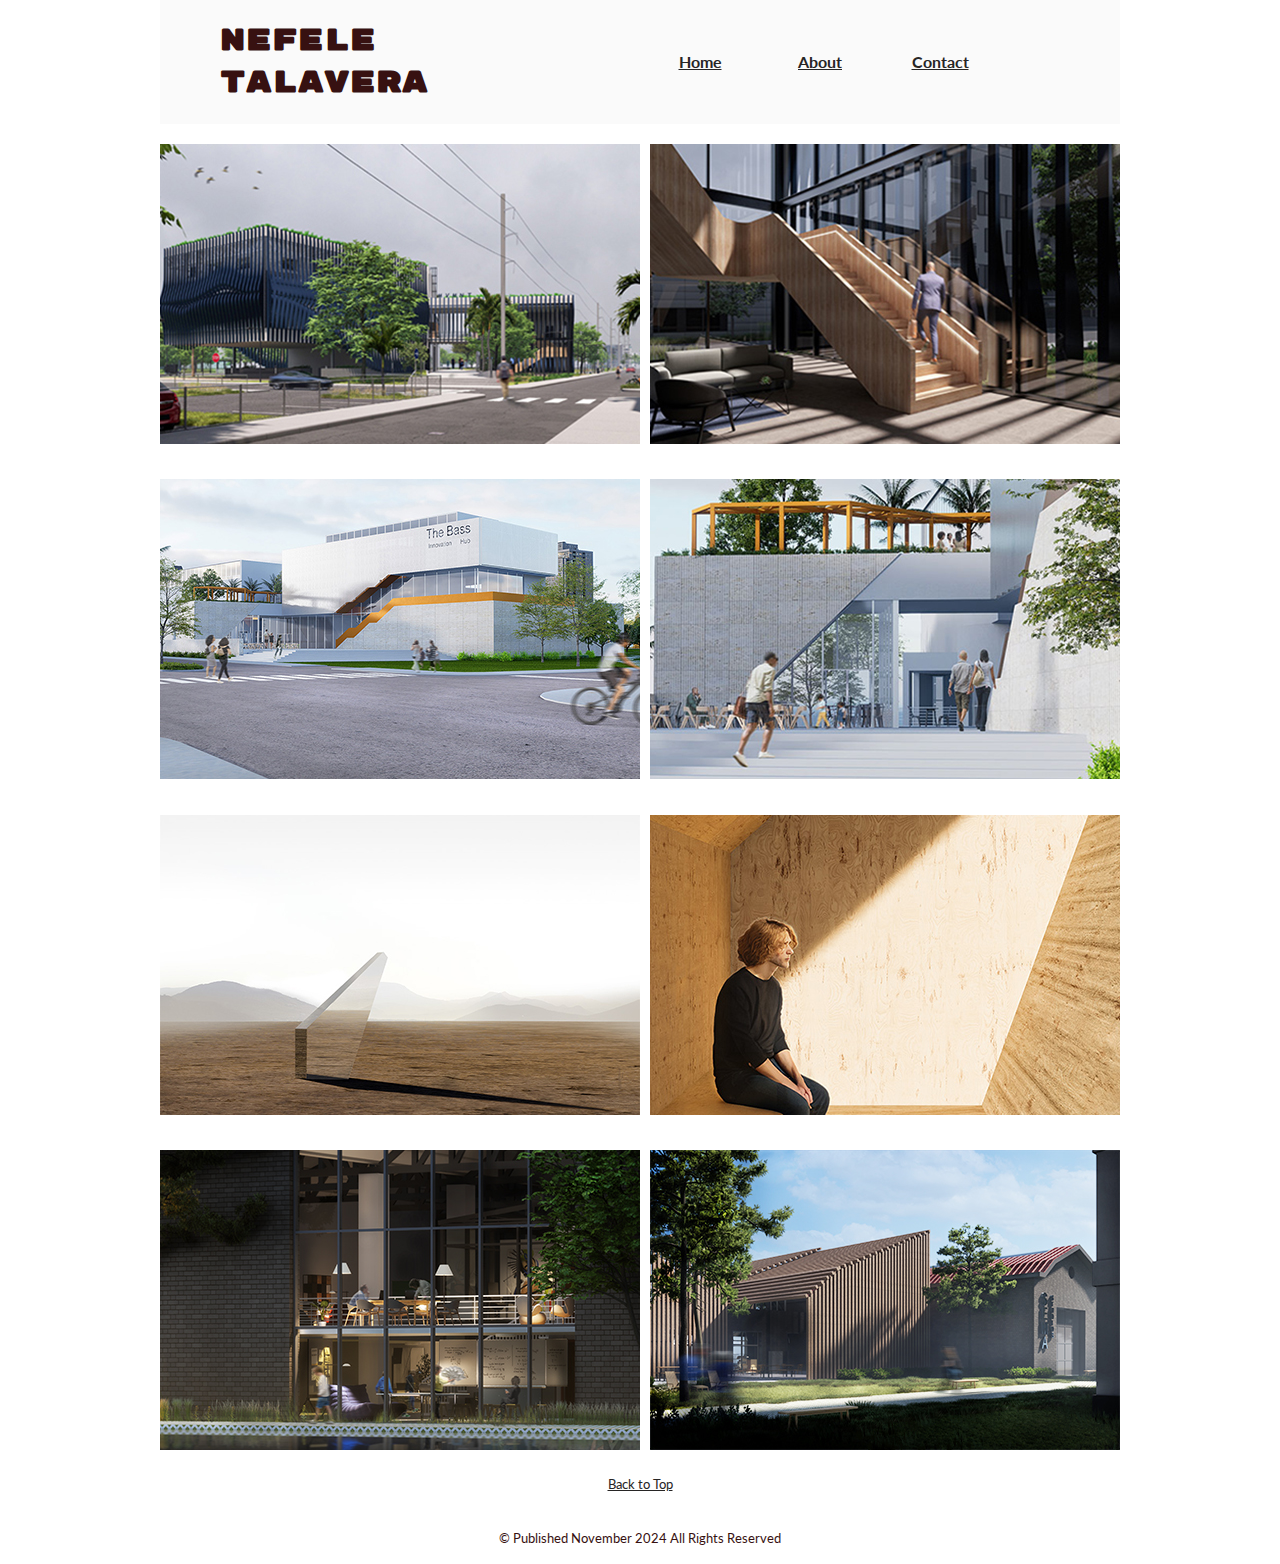
<file: work.html>
<!DOCTYPE html>
<html lang="en">
  <head>
    <meta charset="utf-8">
    <title>Recent Work</title>
    <link href="css/style.css" rel="stylesheet">
  </head>

  <body id="box">
    <div class="navigation">
      <header>
        <h1>Nefele</h1>
        <h1>Talavera</h1>
      </header>

      <nav>
        <ul>
          <li><a href="index.html"><strong>Home</strong></a></li>
          <li><a href="about.html"><strong>About</strong></a></li>
          <li><a href="contact.html"><strong>Contact</strong></a></li>
        </ul>
      </nav>
    </div>

    <main id="gallery">
      <figure>
        <a href="mvmnt-project-new.html">
          <img src="images/mvmnt-exterior.jpg" alt="MVMNT Project - Exterior" title="MVMNT Project - Exterior">
        </a>
      </figure>
      <figure>
        <a href="mvmnt-project-new.html">
          <img src="images/mvmnt-interior.jpg" alt="MVMNT Project - Interior" title="MVMNT Project - Interior">
        </a>
      </figure>
      <figure>
        <a href="addition-project.html">
          <img src="images/bass-exterior.jpg" alt="Bass Project - Exterior" title="Bass Project - Exterior">
        </a>
      </figure>
      <figure>
        <a href="addition-project.html">
          <img src="images/bass-exterior-close.jpg" alt="Bass Project - Exterior Close Up" title="Bass Project - Exterior Close Up">
        </a>
      </figure>
      <figure>
        <img src="images/gnomon-exterior.jpg" alt="Gnomon Project - Exterior" title="Gnomon Project - Exterior">
      </figure>
      <figure>
        <img src="images/gnomon-interior.jpg" alt="Gnomon Project - Interior" title="Gnomon Project - Interior">
      </figure>
      <figure>
        <img src="images/sema-exterior-close.jpg" alt="SEMA- Exterior Close Up" title="SEMA- Exterior Close Up">
      </figure>
      <figure>
        <img src="images/sema-exterior.jpg" alt="SEMA- Exterior" title="SEMA- Exterior">
      </figure>
     
    </main>

    <footer>
      <p><small><a href="#box">Back to Top</a></small></p>
      <p><small>&copy; Published <time datetime="2024-11">November 2024</time> All Rights Reserved</small></p>
    </footer>
    
  </body>
</html>
</file>
<file: css/style.css>
/* style sheet for index.html */
@import url('https://fonts.googleapis.com/css2?family=Lato&display=swap');
@import url('https://fonts.googleapis.com/css2?family=Rubik+Mono+One&display=swap');

/* font style changes */
body {
  font-weight: 400;
  font-family: 'Lato','Helvetica Neue', 'Arial', sans-serif ;
  font-size: 16px;
  line-height: 1.4;
}

figcaption {
  font-weight: 400;
  font-family: 'Lato','Helvetica Neue', 'Arial', sans-serif ;
  font-size: 10px;
  line-height: 1.4;
}

h1 {
  font-weight: 600;
  font-family: 'Rubik Mono One', 'Helvetica Neue', 'Arial', sans-serif ;
  font-size: 30px;
  margin: 0;
}

h2 {
  font-weight: 600;
  font-family: 'Rubik Mono One', 'Helvetica Neue', 'Arial', sans-serif ;
  font-size: 25px;
  margin: 0;
}

h3 {
  font-weight: 600;
  font-family: 'Rubik Mono One', 'Helvetica Neue', 'Arial', sans-serif ;
  font-size: 16px;
  margin: 0;
}


/* margin, padding and other changes */
h4 {
  margin: 0;
}

body {
  padding: 0;
  margin: 0;
}

nav ul {
  list-style: none;
}

.text ul {
  padding: 10px;
}

a {
  text-decoration: underline;
}

figure  {
  margin: 0;
  padding-top: 20px;
}

#introduction figure {
  margin: 0;
}

.text {
  padding: 30px;
  padding-left: 60px;
}

.text li {
  list-style: inside;
}




/* color changes */
body,
h1,
h2,
h3 {
  color: #371111
}

#introduction,
header,
nav {
  background-color: rgba(240, 240, 240, 0.3);
}

.text ul {
  border: 2px solid rgb(247, 80, 80);
  border-radius: 15px;
}


/* link color changes */
a,
a:link {
  color: #272525;
}

a:visited {
  color: #371111;    
}

a:hover {
  color:rgb(247, 80, 80);
}

a:active {
  color:#b6b6b6;
}


/* box model */
#box {
  max-width: 960px;
  margin: 0 auto;
}

/* css grid */
body {
  display: grid;
  grid-template-columns: 1fr;
  grid-template-areas: 
    "navigation"
    "main"
    "copyright";
}

footer {
  display: grid;
  grid-area: copyright;
  place-items: center;
}

main {
  grid-area: main;
}

#introduction {
  display: grid;
  grid-template-columns: 1fr 1fr;
  place-items: center;
  margin: 0;
}

nav ul {
  display: grid;
  grid-template-columns: 1fr 1fr 1fr 1fr;
  place-items: center;
  padding: 0px;
}

.navigation {
  display: grid;
  grid-template-columns: 1fr 1fr;
  grid-area: navigation;
}

.navigation header {
  padding-left: 60px;
  padding-top: 20px;
  padding-bottom: 20px;
}

.navigation nav {
  place-content: center;
}

#recent {
  padding-top: 20px;
  display: grid;
  place-items: center;
}


#gallery {
  display: grid;
  grid-template-columns: 480px 480px;
  max-width: 960px;
  grid-gap: 10px;
}
</file>
<file: css/egypt.css>
/* style sheet for egypt.html */
@import url('https://fonts.googleapis.com/css2?family=Moderustic:wght@300&display=swap');
@import url('https://fonts.googleapis.com/css2?family=Staatliches&display=swap');

/* font style changes */
body {
  font-weight: 300;
  font-family: 'Moderustic', 'Helvetica Neue', 'Arial', sans-serif ;
  line-height: 1.2;
  font-size: 18px;
  color: rgb(138, 36, 36);
  background-image: url("");
}

h1,
h2,
h3,
h4 {
  font-weight: 400;
  font-family: 'Staatliches', 'Helvetica Neue', 'Arial', sans-serif ;
}

h1,
h2,
p {
  margin: 0;
  padding: 20px;
}

h3,
h4 {
  margin: 0;
  padding: 10px;
  padding-left: 20px;
}


nav h2 {
  padding-left: 20px;
  padding-top: 20px;
  padding-bottom: 10px;
  padding-right: 0;
}

ul {
  margin: 0;
}

ul li {
  padding-top: 5px;
  font-size: 16px;
  line-height: 1.4;
}

main ul {
  padding-top: 0;
  padding-left: 40px;
  padding-bottom: 20px;
}


figcaption {
  font-size: 16px;
}

th,
td {
  padding-top: 0;
  padding: 10px;
  padding-left: 15px;
  padding-right: 15px;
  font-size: 16px;
}



/* background color changes */
header,
footer {
  background-color: rgba(248, 242, 227, 0.4);
  border-radius: 15px;
  border: 2px solid rgba(192, 186, 170, 0.8);
}

nav {
  background-color: rgba(248, 242, 227, 0.6);
  height: 170px;
  position: sticky;
  top: 0;
  border: 2px solid rgb(138, 36, 36);
  border-radius: 15px;
}

section {
  background-color: rgba(248, 242, 227, 0.9);
  border-radius: 15px;
  border: 2px solid rgba(192, 186, 170, 0.8);
}






/* link color changes */
a,
a:link {
  color: rgb(138, 36, 36);
}

a:visited {
  color: #272525;    
}

a:hover {
  color:rgb(247, 80, 80);
}

a:active {
  color:#721d53;
}


/* box model */
#box {
  max-width: 960px;
  margin: 0 auto;
  padding-top: 20px;
}


#area {
  margin: 0;
  padding: 15px;
  background-color: rgba(192, 186, 170, 0.4);
  display: grid;
  grid-template-columns: 1fr;
  margin: 20px;
  margin-left: 200px;
  margin-right: 200px;
  place-items: center;
  border-radius: 15px;
  text-align: center;
  max-width: 960px;
}


#land-boundaries {
  margin: 0;
  padding: 15px;
  background-color: rgba(192, 186, 170, 0.4);
  display: grid;
  grid-template-columns: 1fr;
  margin: 20px;
  margin-left: 160px;
  margin-right: 160px;
  place-items: center;
  border-radius: 15px;
  text-align: center;
}

#land-boundaries tbody {
    min-width: 300px;
}

tbody  td {
    width: 300px;
}

#population {
  margin: 0;
  padding: 15px;
  background-color: rgba(192, 186, 170, 0.4);
  display: grid;
  grid-template-columns: 1fr;
  margin: 20px;
  margin-left: 190px;
  margin-right: 190px;
  place-items: center;
  border-radius: 15px;
  text-align: center;
}

#religion {
  margin: 0;
  padding: 15px;
  background-color: rgba(192, 186, 170, 0.4);
  display: grid;
  grid-template-columns: 1fr;
  margin: 20px;
  margin-left: 160px;
  margin-right: 160px;
  place-items: center;
  border-radius: 15px;
  text-align: center;
}

#religion td {
    width: 200px;
}

#religion th {
    width: 190px;
}

/* css grid */
body {
  display: grid;
  grid-template-columns: 1fr 2fr 2fr;
  grid-gap: 20px;
  grid-template-areas: 
    "masthead    masthead    masthead"
    "navigation  welcome      welcome"
    "copyright  copyright  copyright";
}


header {
  grid-area: masthead;
}
  
nav {
  grid-area: navigation;
}
  
main {
  grid-area: welcome;
  display: grid;
  grid-template-columns: 1fr;
  grid-gap: 20px;
  grid-template-areas:
    "introduction"
    "geography"
    "people";
}

#introduction{
  grid-area: introduction;
}

#geography{
  grid-area: geography;
}

#people-and-society{
  grid-area: people;
}
  
footer {
  grid-area: copyright;
}
</file>
